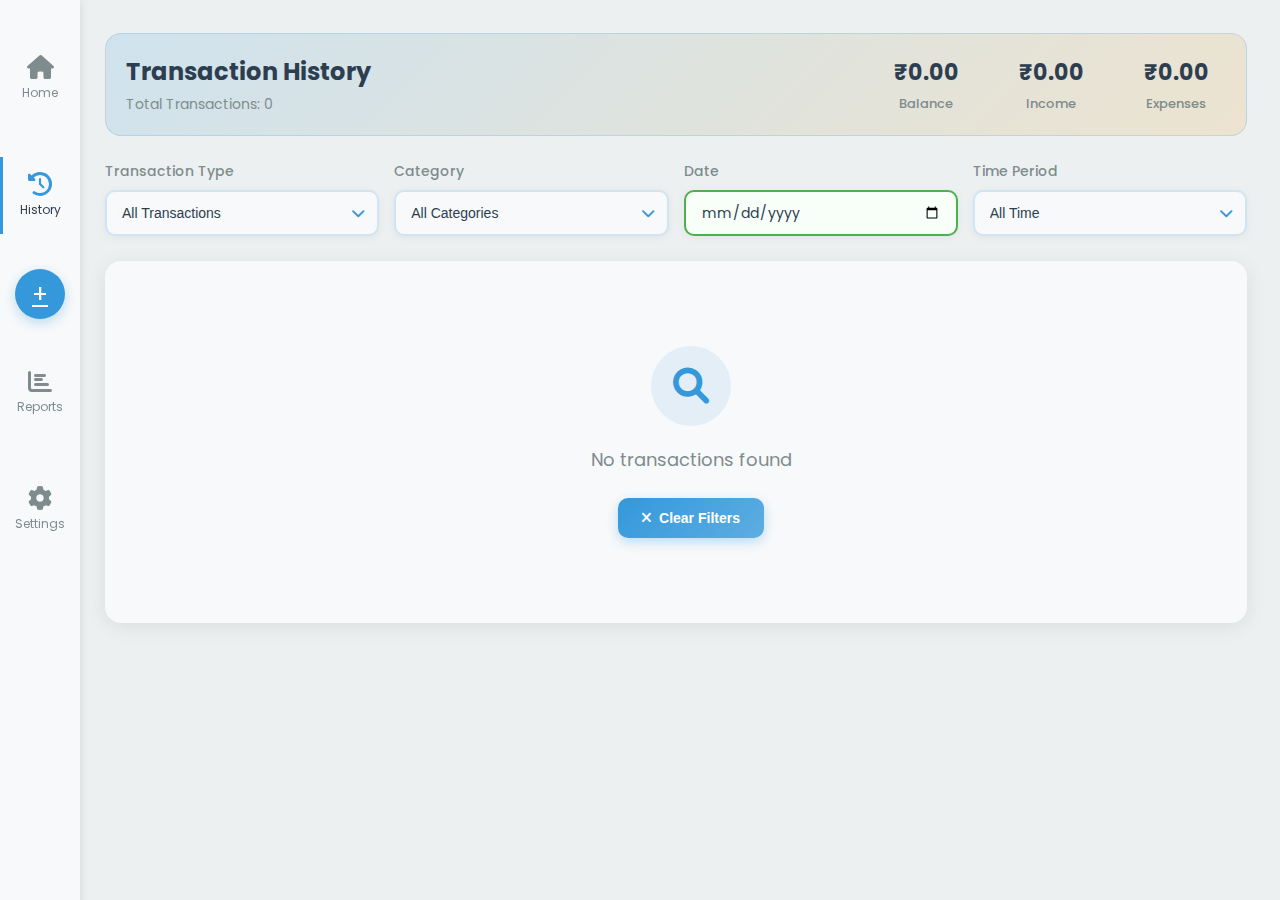
<file: s5/history.html>
<!DOCTYPE html>
<html lang="en">
<head>
    <meta charset="UTF-8">
    <meta name="viewport" content="width=device-width, initial-scale=1.0">
    <title>Expense Tracker - History</title>
    <link href="https://fonts.googleapis.com/css2?family=Poppins:wght@300;400;500;600;700&display=swap" rel="stylesheet">
    <link rel="stylesheet" href="https://cdnjs.cloudflare.com/ajax/libs/font-awesome/6.0.0-beta3/css/all.min.css">
    <link rel="stylesheet" href="css/common.css">
    <link rel="stylesheet" href="css/history.css">
</head>
<body>
    <nav class="navbar">
        <a href="index.html" class="nav-item">
            <i class="fas fa-home"></i>
            <span>Home</span>
        </a>
        <a href="history.html" class="nav-item active">
            <i class="fas fa-history"></i>
            <span>History</span>
        </a>
        <a href="add.html" class="add-btn">+</a>
        <a href="reports.html" class="nav-item reports">
            <i class="fas fa-chart-bar"></i>
            <span>Reports</span>
        </a>
        <a href="settings.html" class="nav-item">
            <i class="fas fa-cog"></i>
            <span>Settings</span>
        </a>
    </nav>

    <div class="main-content">
        <div class="timeline-header">
            <div>
                <h1>Transaction History</h1>
                <p>Total Transactions: <span id="total-transactions-label">0</span></p>
            </div>
            <div class="timeline-stats">
    <div class="timeline-stat">
        <div class="timeline-stat-value" id="current-balance"><span class="currency-symbol"></span>0.00</div>
        <div class="timeline-stat-label">Balance</div>
    </div>
    <div class="timeline-stat">
        <div class="timeline-stat-value" id="total-income"><span class="currency-symbol"></span>0.00</div>
        <div class="timeline-stat-label">Income</div>
    </div>
    <div class="timeline-stat">
        <div class="timeline-stat-value" id="total-expenses"><span class="currency-symbol"></span>0.00</div>
        <div class="timeline-stat-label">Expenses</div>
    </div>
</div>
        </div>

        <div class="filter-container">
            <div class="filter-group">
                <label class="filter-label">Transaction Type</label>
                <div class="custom-select">
                    <select id="type-filter">
                        <option value="all">All Transactions</option>
                        <option value="income">Income</option>
                        <option value="expense">Expenses</option>
                    </select>
                </div>
            </div>
            <div class="filter-group">
                <label class="filter-label">Category</label>
                <div class="custom-select">
                    <select id="category-filter">
                        <option value="all">All Categories</option>
                    </select>
                </div>
            </div>
            <div class="filter-group">
                <label class="filter-label">Date</label>
                <input type="date" id="date-filter" class="date-input">
            </div>
            <div class="filter-group">
                <label class="filter-label">Time Period</label>
                <div class="custom-select">
                    <select id="month-filter">
                        <option value="current">Current Month</option>
                        <option value="last">Last Month</option>
                        <option value="last3">Last 3 Months</option>
                        <option value="all" selected>All Time</option>
                    </select>
                </div>
            </div>
        </div>

        <div class="card">
            <div class="transaction-timeline" id="all-transactions">
                <div class="timeline-line"></div>
                <!-- Timeline items will be inserted here by JavaScript -->
            </div>
        </div>
    </div>

    <!-- Delete Confirmation Modal -->
    <div class="delete-modal" id="deleteModal" style="display:none;">
        <div class="delete-modal-content">
            <h3>Delete Transaction</h3>
            <p>Are you sure you want to delete this transaction? This action cannot be undone.</p>
            <div class="delete-modal-buttons">
                <button class="delete-modal-btn delete-modal-btn-cancel" id="cancelDelete">Cancel</button>
                <button class="delete-modal-btn delete-modal-btn-delete" id="confirmDelete">Delete</button>
            </div>
        </div>
    </div>

    <script src="js/history.js"></script>
</body>
</html>
</file>
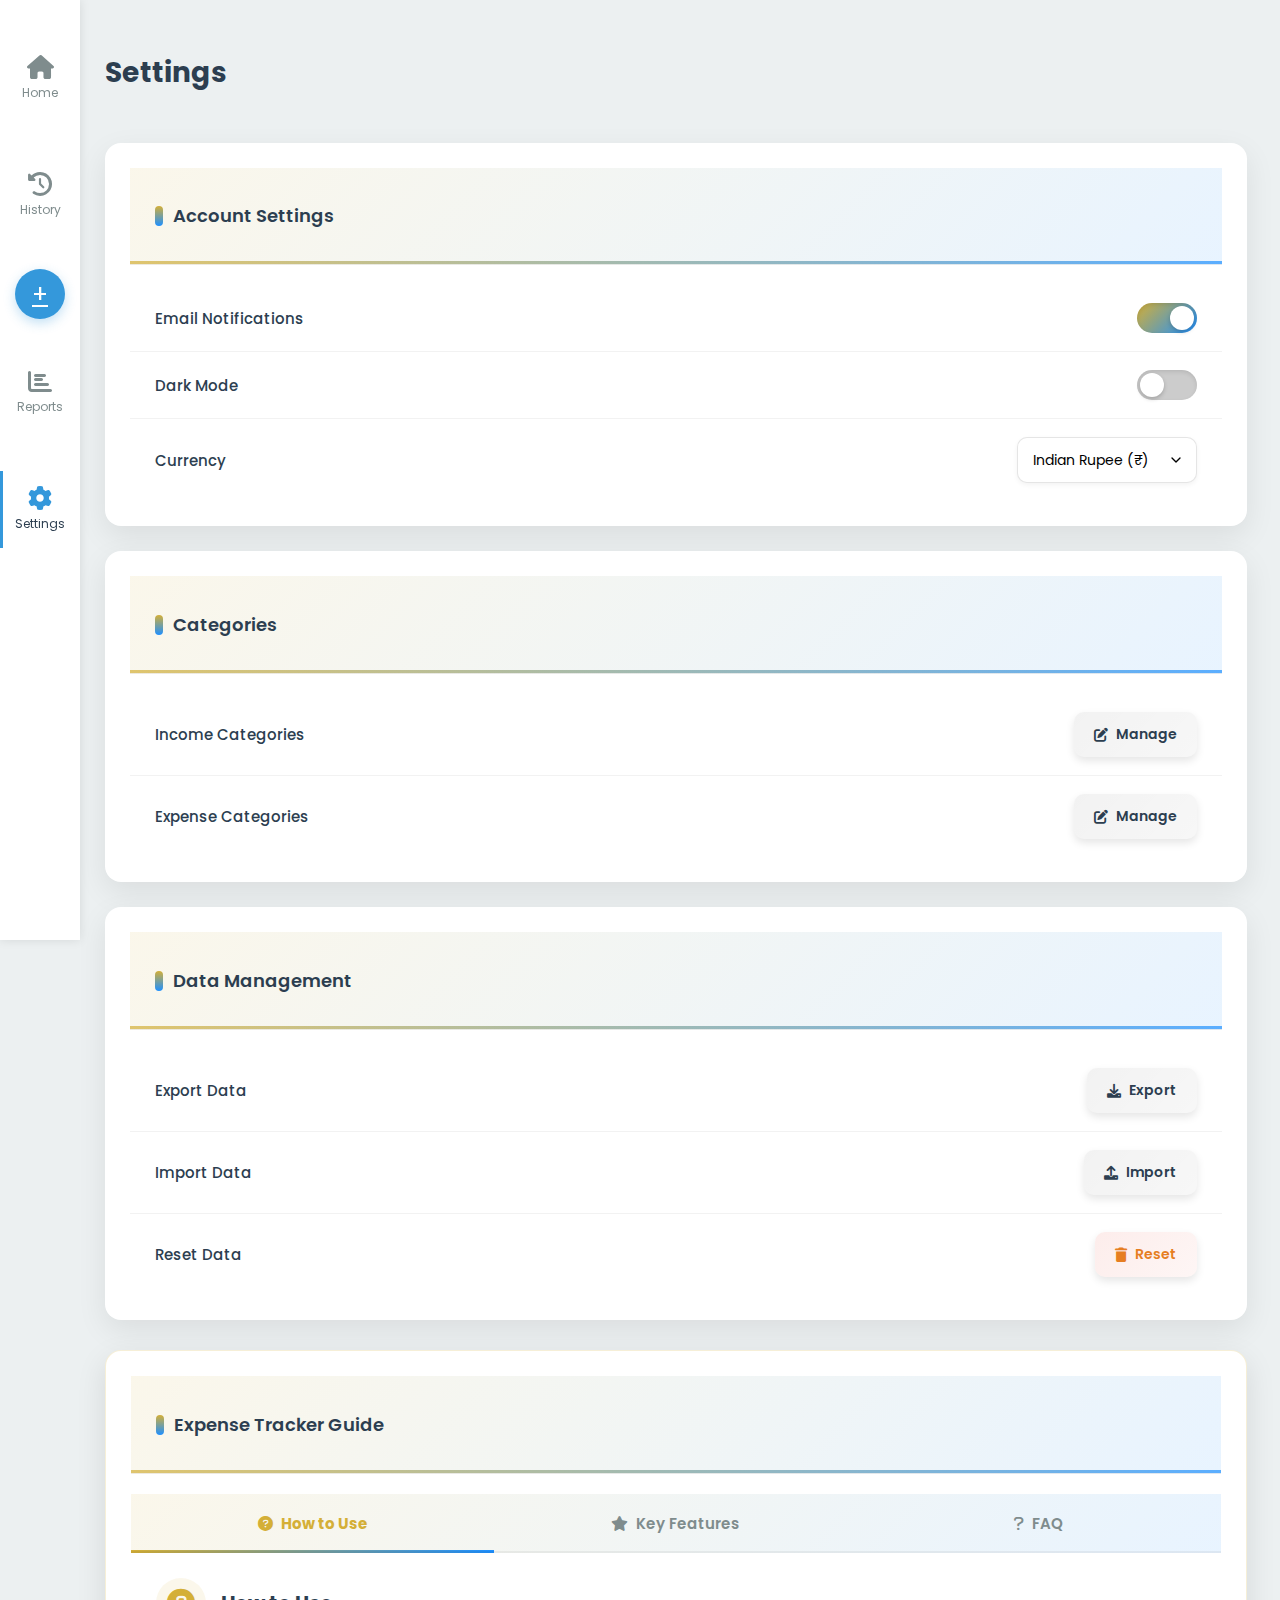
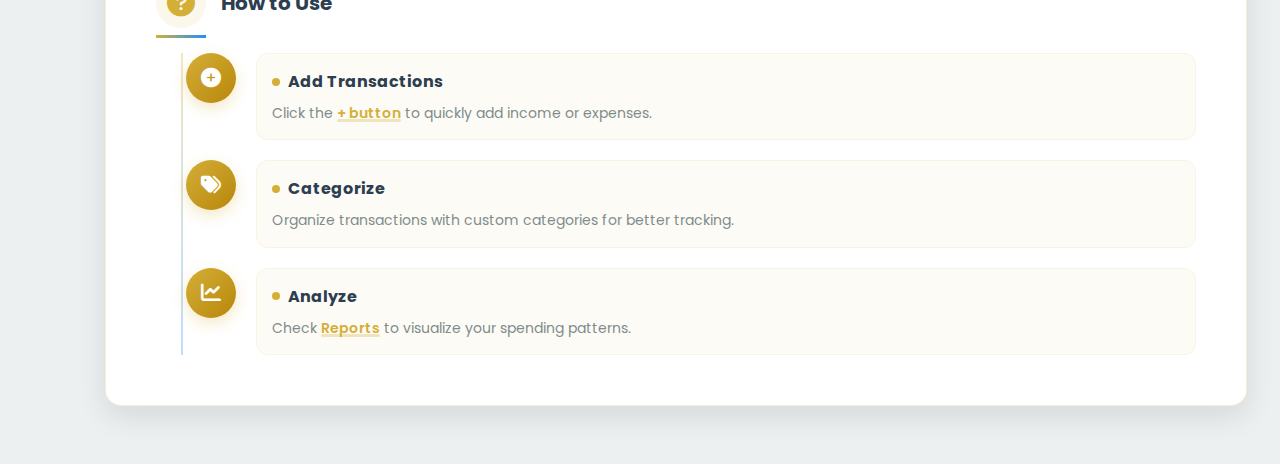
<file: s5/settings.html>
<!DOCTYPE html>
<html lang="en">
<head>
    <meta charset="UTF-8">
    <meta name="viewport" content="width=device-width, initial-scale=1.0">
    <title>Expense Tracker - Settings</title>
    <link href="https://fonts.googleapis.com/css2?family=Poppins:wght@300;400;500;600;700&display=swap" rel="stylesheet">
    <link rel="stylesheet" href="https://cdnjs.cloudflare.com/ajax/libs/font-awesome/6.0.0-beta3/css/all.min.css">
    <link rel="stylesheet" href="css/common.css">
    <link rel="stylesheet" href="css/settings.css">
</head>
<body>
    <nav class="navbar">
        <a href="index.html" class="nav-item">
            <i class="fas fa-home"></i>
            <span>Home</span>
        </a>
        <a href="history.html" class="nav-item">
            <i class="fas fa-history"></i>
            <span>History</span>
        </a>
        <a href="add.html" class="add-btn">+</a>
        <a href="reports.html" class="nav-item reports">
            <i class="fas fa-chart-bar"></i>
            <span>Reports</span>
        </a>
        <a href="settings.html" class="nav-item active">
            <i class="fas fa-cog"></i>
            <span>Settings</span>
        </a>
    </nav>

    <div class="main-content">
        <div class="page-header">
            <h1 class="page-title">Settings</h1>
        </div>

        <div class="card">
            <div class="card-header">
                <h2 class="card-title">Account Settings</h2>
            </div>
            <div class="settings-item">
                <span class="settings-label">Email Notifications</span>
                <label class="toggle-switch">
                    <input type="checkbox" id="email-notifications">
                    <span class="toggle-slider"></span>
                </label>
            </div>
            <div class="settings-item">
                <span class="settings-label">Dark Mode</span>
                <label class="toggle-switch">
                    <input type="checkbox" id="dark-mode">
                    <span class="toggle-slider"></span>
                </label>
            </div>
            <div class="settings-item">
                <span class="settings-label">Currency</span>
                <select class="styled-select" id="currency-select">
                    <option value="INR">Indian Rupee (₹)</option>
                    <option value="USD">US Dollar ($)</option>
                    <option value="EUR">Euro (€)</option>
                    <option value="GBP">British Pound (£)</option>
                    <option value="JPY">Japanese Yen (¥)</option>
                </select>
            </div>

        </div>

        <div class="card">
            <div class="card-header">
                <h2 class="card-title">Categories</h2>
            </div>
            <div class="settings-item">
                <span class="settings-label">Income Categories</span>
                <button class="styled-btn secondary" id="manage-income-categories">
                    <i class="fas fa-edit"></i> Manage
                </button>
            </div>
            <div class="settings-item">
                <span class="settings-label">Expense Categories</span>
                <button class="styled-btn secondary" id="manage-expense-categories">
                    <i class="fas fa-edit"></i> Manage
                </button>
            </div>
        </div>

        <div class="card">
            <div class="card-header">
                <h2 class="card-title">Data Management</h2>
            </div>
            <div class="settings-item">
                <span class="settings-label">Export Data</span>
                <button class="styled-btn secondary" id="export-data">
                    <i class="fas fa-download"></i> Export
                </button>
            </div>
            <div class="settings-item">
                <span class="settings-label">Import Data</span>
                <button class="styled-btn secondary" id="import-data">
                    <i class="fas fa-upload"></i> Import
                </button>
            </div>
            <div class="settings-item">
                <span class="settings-label">Reset Data</span>
                <button class="styled-btn secondary warning" id="reset-data">
                    <i class="fas fa-trash"></i> Reset
                </button>
            </div>
            
</div>
<div class="card help-guide">
    <div class="card-header">
        <h2 class="card-title">Expense Tracker Guide</h2>
    </div>
    
    <div class="help-tabs">
    <button class="help-tab-button active" data-tab="how-to-use">
      <i class="fas fa-question-circle"></i> How to Use
    </button>
    <button class="help-tab-button" data-tab="key-features">
      <i class="fas fa-star"></i> Key Features
    </button>
    <button class="help-tab-button" data-tab="faq">
      <i class="fas fa-question"></i> FAQ
    </button>
  </div>

    <!-- How to Use Section -->
    <div class="guide-section active" id="how-to-use">
        <div class="section-header">
            <i class="fas fa-question-circle"></i>
            <h3>How to Use</h3>
        </div>
        <div class="steps-container">
            <div class="step">
                <div class="step-icon"><i class="fas fa-plus-circle"></i></div>
                <div class="step-content">
                    <h4>Add Transactions</h4>
                    <p>Click the <span class="highlight">+ button</span> to quickly add income or expenses.</p>
                </div>
            </div>
            <div class="step">
                <div class="step-icon"><i class="fas fa-tags"></i></div>
                <div class="step-content">
                    <h4>Categorize</h4>
                    <p>Organize transactions with custom categories for better tracking.</p>
                </div>
            </div>
            <div class="step">
                <div class="step-icon"><i class="fas fa-chart-line"></i></div>
                <div class="step-content">
                    <h4>Analyze</h4>
                    <p>Check <span class="highlight">Reports</span> to visualize your spending patterns.</p>
                </div>
            </div>
        </div>
    </div>
    
    <!-- Features Section -->
   <div class="guide-section" id="key-features">
        <div class="section-header">
            <i class="fas fa-star"></i>
            <h3>Key Features</h3>
        </div>
        <div class="features-grid">
            <div class="feature-card">
                <div class="feature-icon" style="background-color: #f0e6b4;">
                    <i class="fas fa-exchange-alt" style="color: #b8860b;"></i>
                </div>
                <h4>Track Income & Expenses</h4>
                <p>Monitor all your financial transactions in one place.</p>
            </div>
            <div class="feature-card">
                <div class="feature-icon" style="background-color: #b4d8f0;">
                    <i class="fas fa-chart-pie" style="color: #1e90ff;"></i>
                </div>
                <h4>Visual Reports</h4>
                <p>Beautiful charts to understand your spending habits.</p>
            </div>
            <div class="feature-card">
                <div class="feature-icon" style="background-color: #f0b4e0;">
                    <i class="fas fa-bell" style="color: #9932cc;"></i>
                </div>
                <h4>Custom Alerts</h4>
                <p>Get notified about important financial milestones.</p>
            </div>
            <div class="feature-card">
                <div class="feature-icon" style="background-color: #b4f0c4;">
                    <i class="fas fa-cloud-upload-alt" style="color: #228b22;"></i>
                </div>
                <h4>Data Backup</h4>
                <p>Export/Import your data anytime for safekeeping.</p>
            </div>
        </div>
    </div>
    
    <!-- FAQ Section -->
    <div class="guide-section" id="faq">
        <div class="section-header">
            <i class="fas fa-question"></i>
            <h3>Frequently Asked Questions</h3>
        </div>
        <div class="faq-container">
            <div class="faq-item">
                <div class="faq-question">
                    <span>How do I add a new category?</span>
                    <i class="fas fa-chevron-down"></i>
                </div>
                <div class="faq-answer">
                    <p>Go to Settings > Categories and click "Manage" on either Income or Expense categories. Then type your new category name and click Add.</p>
                </div>
            </div>
            <div class="faq-item">
                <div class="faq-question">
                    <span>Can I use this on multiple devices?</span>
                    <i class="fas fa-chevron-down"></i>
                </div>
                <div class="faq-answer">
                    <p>Currently data is stored locally in your browser. You can export your data from one device and import it on another.</p>
                </div>
            </div>
            <div class="faq-item">
                <div class="faq-question">
                    <span>How do I change the currency?</span>
                    <i class="fas fa-chevron-down"></i>
                </div>
                <div class="faq-answer">
                    <p>Navigate to Settings > Account Settings and select your preferred currency from the dropdown menu.</p>
                </div>
            </div>
        </div>
    </div>
</div>

<!-- Category Management Modal -->
<div class="modal" id="categoryModal">
    <div class="modal-content">
        <div class="modal-header">
            <h3 id="categoryModalTitle">Manage Categories</h3>
            <button class="modal-close">&times;</button>
        </div>
        <div class="modal-body">
            <div class="add-category-form">
                <input type="text" id="newCategoryName" placeholder="New category name">
                <button id="addCategoryBtn" class="styled-btn primary">
                    <i class="fas fa-plus"></i> Add
                </button>
            </div>
            <ul id="categoryList" class="category-list"></ul>
        </div>
    </div>
</div>


    <!-- Notification Container -->
    <div id="notification-container"></div>

    <script src="https://cdn.sheetjs.com/xlsx-0.19.3/package/dist/xlsx.full.min.js"></script>
    <script src="js/common.js"></script>
    <script src="js/settings.js"></script>
</body>
</html>
</file>
<file: s5/css/common.css>
:root {
    --primary: #3498db;
    --primary-light: #5dade2;
    --secondary: #f39c12;
    --secondary-light: #f8c471;
    --accent: #2ecc71;
    --dark: #2c3e50;
    --dark-light: #7f8c8d;
    --light: #ecf0f1;
    --white: #f8f9fa;
    --warning: #e74c3c;
    --dark-bg: #1a252f;
    --dark-card: #2c3e50;
    --dark-text: #ecf0f1;
}

/* Base Styles */
body {
    font-family: 'Poppins', sans-serif;
    background-color: var(--light);
    margin-left: 80px;
    transition: all 0.3s ease;
    color: var(--dark);
}

body.dark-mode {
    background-color: var(--dark-bg);
    color: var(--dark-text);
}

.main-content {
    padding: 25px;
    max-width: 1400px;
    margin: 0 auto;
}

.page-header {
    display: flex;
    justify-content: space-between;
    align-items: center;
    margin-bottom: 30px;
}

.page-title {
    font-size: 28px;
    font-weight: 700;
    color: var(--dark);
}

body.dark-mode .page-title {
    color: var(--dark-text);
}

.card {
    background-color: var(--white);
    border-radius: 16px;
    box-shadow: 0 4px 20px rgba(0, 0, 0, 0.08);
    padding: 25px;
    margin-bottom: 25px;
    transition: all 0.3s ease;
}

body.dark-mode .card {
    background-color: var(--dark-card);
}

.card-header {
    display: flex;
    justify-content: space-between;
    align-items: center;
    margin-bottom: 20px;
    padding-bottom: 15px;
    border-bottom: 1px solid rgba(0, 0, 0, 0.05);
}

body.dark-mode .card-header {
    border-bottom: 1px solid rgba(255, 255, 255, 0.1);
}

.card-title {
    font-size: 20px;
    font-weight: 600;
}

/* Navigation Bar */
.navbar {
    background-color: var(--white);
    box-shadow: 0 0 10px rgba(0, 0, 0, 0.1);
    position: fixed;
    height: 100vh;
    width: 80px;
    left: 0;
    top: 0;
    display: flex;
    flex-direction: column;
    align-items: center;
    padding: 20px 0;
    z-index: 100;
}

body.dark-mode .navbar {
    background-color: var(--dark-card);
    box-shadow: 0 0 10px rgba(0, 0, 0, 0.3);
}

.nav-item {
    display: flex;
    flex-direction: column;
    align-items: center;
    margin: 20px 0;
    color: var(--dark-light);
    text-decoration: none;
    width: 100%;
    padding: 15px 0;
    transition: all 0.3s ease;
    position: relative;
}

.nav-item:hover {
    color: var(--dark);
}

body.dark-mode .nav-item:hover {
    color: var(--dark-text);
}

.nav-item i {
    font-size: 24px;
    margin-bottom: 5px;
    transition: all 0.3s ease;
}

.nav-item span {
    font-size: 12px;
}

.nav-item.active {
    color: var(--dark);
}

body.dark-mode .nav-item.active {
    color: var(--dark-text);
}

.nav-item.active i {
    color: var(--primary);
}

.nav-item.reports.active i {
    color: var(--secondary);
}

.nav-item::after {
    content: '';
    position: absolute;
    left: 0;
    top: 0;
    height: 100%;
    width: 3px;
    background-color: var(--primary);
    transform: scaleY(0);
    transform-origin: top;
    transition: transform 0.3s ease;
}

.nav-item.active::after {
    transform: scaleY(1);
}

.nav-item.reports.active::after {
    background-color: var(--secondary);
}

.add-btn {
    background-color: var(--primary);
    color: white;
    border-radius: 50%;
    width: 50px;
    height: 50px;
    display: flex;
    justify-content: center;
    align-items: center;
    font-size: 24px;
    margin: 15px 0;
    box-shadow: 0 4px 12px rgba(52, 152, 219, 0.3);
    transition: all 0.3s ease;
    position: relative;
    overflow: hidden;
}

.add-btn::before {
    content: '';
    position: absolute;
    width: 100%;
    height: 100%;
    background: radial-gradient(circle, rgba(255, 255, 255, 0.8) 0%, transparent 70%);
    top: -100%;
    left: 0;
    transition: all 0.4s ease;
}

.add-btn:hover {
    transform: scale(1.1);
    box-shadow: 0 6px 16px rgba(52, 152, 219, 0.4);
}

.add-btn:hover::before {
    top: 100%;
}

/* Responsive Styles */
@media (max-width: 768px) {
    body {
        margin-left: 0;
        padding-bottom: 80px;
    }
    
    .navbar {
        height: 80px;
        width: 100%;
        bottom: 0;
        top: auto;
        flex-direction: row;
        justify-content: space-around;
        padding: 0 10px;
    }
    
    .nav-item {
        margin: 0;
        padding: 10px 0;
        flex: 1;
    }
    
    .nav-item i {
        font-size: 22px;
    }
    
    .nav-item span {
        font-size: 10px;
    }
    
    .nav-item::after {
        left: 0;
        top: auto;
        bottom: 0;
        height: 3px;
        width: 100%;
        transform: scaleX(0);
        transform-origin: left;
    }
    
    .nav-item.active::after {
        transform: scaleX(1);
    }
    
    .add-btn {
        width: 60px;
        height: 60px;
        position: absolute;
        top: -30px;
        left: 50%;
        transform: translateX(-50%);
    }
    
    .add-btn:hover {
        transform: translateX(-50%) scale(1.1);
    }
}

.notification {
    position: fixed;
    bottom: 20px;
    right: 20px;
    padding: 15px 25px;
    border-radius: 8px;
    color: white;
    font-weight: 500;
    box-shadow: 0 4px 12px rgba(0, 0, 0, 0.15);
    transform: translateY(100px);
    opacity: 0;
    transition: all 0.3s ease;
    z-index: 1000;
    display: flex;
    align-items: center;
    gap: 10px;
}

.notification.show {
    transform: translateY(0);
    opacity: 1;
}

.notification.success {
    background-color: #2ecc71;
}

.notification.error {
    background-color: #e74c3c;
}

.notification-icon {
    font-size: 18px;
}

@media (max-width: 768px) {
    .notification {
        left: 20px;
        right: 20px;
        width: auto;
    }
}

/* Responsive Styles for Navigation Bar */
@media (max-width: 768px) {
    body {
        margin-left: 0;
        padding-bottom: 100px; /* Increased from 80px to give more space */
    }
    
    .navbar {
        height: 90px; /* Increased height to accommodate the button */
        width: 100%;
        bottom: 0;
        top: auto;
        flex-direction: row;
        justify-content: space-around;
        padding: 0 10px;
        padding-top: 15px; /* Added padding at top */
    }
    
    .nav-item {
        margin: 0;
        padding: 10px 0;
        flex: 1;
        position: relative;
        z-index: 1; /* Ensure nav items stay behind the button */
    }
    
    .nav-item i {
        font-size: 22px;
    }
    
    .nav-item span {
        font-size: 10px;
    }
    
    .nav-item::after {
        left: 0;
        top: auto;
        bottom: 0;
        height: 3px;
        width: 100%;
        transform: scaleX(0);
        transform-origin: left;
    }
    
    .nav-item.active::after {
        transform: scaleX(1);
    }
    
    .add-btn {
        width: 60px;
        height: 60px;
        position: absolute;
        top: -40px; /* Lifted higher */
        left: 50%;
        transform: translateX(-50%);
        z-index: 2; /* Ensure button stays above other elements */
        box-shadow: 0 4px 20px rgba(52, 152, 219, 0.4); /* More prominent shadow */
    }
    
    .add-btn:hover {
        transform: translateX(-50%) scale(1.1);
    }

    /* Add margin to the main content to prevent overlap */
    .main-content {
        padding-bottom: 40px;
    }
}
</file>
<file: s5/css/history.css>
/* History Page Specific Styles */
        .timeline-header {
            display: flex;
            justify-content: space-between;
            align-items: center;
            margin-bottom: 25px;
            padding: 20px;
            background: linear-gradient(135deg, rgba(52, 152, 219, 0.15), rgba(243, 156, 18, 0.15));
            border-radius: 16px;
            position: relative;
            overflow: hidden;
            border: 1px solid rgba(52, 152, 219, 0.2);
        }

        body.dark-mode .timeline-header {
            background: linear-gradient(135deg, rgba(52, 152, 219, 0.1), rgba(243, 156, 18, 0.1));
            border-color: rgba(255, 255, 255, 0.1);
        }

        .timeline-header::before {
            content: '';
            position: absolute;
            top: 0;
            left: -100%;
            width: 100%;
            height: 100%;
            background: linear-gradient(90deg, 
                transparent 0%, 
                rgba(255,255,255,0.3) 50%, 
                transparent 100%);
            animation: shine 1.5s forwards;
        }

        @keyframes shine {
            100% { left: 100%; }
        }

        .timeline-header h1 {
            margin: 0;
            font-size: 24px;
            color: var(--dark);
        }

        body.dark-mode .timeline-header h1 {
            color: var(--dark-text);
        }

        .timeline-header p {
            margin: 5px 0 0;
            font-size: 14px;
            color: var(--dark-light);
        }

        .timeline-stats {
            display: flex;
            gap: 25px;
        }

        .timeline-stat {
            text-align: center;
        }

        .timeline-stat-value {
            font-size: 22px;
            font-weight: 700;
            margin-bottom: 5px;
            color: var(--dark);
        }

        body.dark-mode .timeline-stat-value {
            color: var(--dark-text);
        }

        .timeline-stat-label {
            font-size: 13px;
            color: var(--dark-light);
        }

        .filter-container {
            display: flex;
    gap: 15px;
    margin-bottom: 25px;
    flex-wrap: wrap;
    align-items: flex-end;
        }

        .filter-group {
            position: relative;
            min-width: 180px;
            flex: 1;
        }

        .filter-label {
            display: block;
            margin-bottom: 8px;
            font-size: 14px;
            color: var(--dark-light);
            font-weight: 500;
        }

        .custom-select {
            position: relative;
        }

        .custom-select select {
            height: 46px;
            box-sizing: border-box;
            width: 100%;
            padding: 12px 45px 12px 15px;
            border: 2px solid rgba(52, 152, 219, 0.2);
            border-radius: 10px;
            background-color: var(--white);
            font-size: 14px;
            color: var(--dark);
            cursor: pointer;
            transition: all 0.3s ease;
            appearance: none;
            -webkit-appearance: none;
            box-shadow: 0 2px 10px rgba(0, 0, 0, 0.05);
        }

        body.dark-mode .custom-select select {
            background-color: var(--dark-card);
            border-color: rgba(52, 152, 219, 0.2);
            color: var(--dark-text);
        }

        .custom-select select:focus {
            outline: none;
            border-color: var(--primary);
            box-shadow: 0 0 0 3px rgba(52, 152, 219, 0.2);
        }

        .custom-select::after {
            content: '\f078';
            font-family: 'Font Awesome 6 Free';
            font-weight: 900;
            position: absolute;
            right: 15px;
            top: 50%;
            transform: translateY(-50%);
            pointer-events: none;
            color: var(--primary);
            font-size: 14px;
            transition: all 0.3s ease;
        }

        .custom-select:hover::after {
            color: var(--primary-light);
        }

        .transaction-timeline {
            position: relative;
            padding-left: 30px;
        }

        .timeline-line {
            position: absolute;
            left: 15px;
            top: 0;
            bottom: 0;
            width: 2px;
            background: linear-gradient(to bottom, 
                transparent 0%, 
                var(--primary) 10%, 
                var(--primary) 90%, 
                transparent 100%);
        }

        body.dark-mode .timeline-line {
            background: linear-gradient(to bottom, 
                transparent 0%, 
                var(--primary-light) 10%, 
                var(--primary-light) 90%, 
                transparent 100%);
        }

        .timeline-item {
            position: relative;
            padding-bottom: 30px;
        }

        .timeline-dot {
            position: absolute;
            left: -30px;
            top: 5px;
            width: 16px;
            height: 16px;
            border-radius: 50%;
            background-color: var(--primary);
            border: 3px solid var(--white);
            z-index: 1;
        }

        body.dark-mode .timeline-dot {
            border-color: var(--dark-card);
        }

        .timeline-dot.income {
            background-color: var(--primary);
        }

        .timeline-dot.expense {
            background-color: var(--secondary);
        }

        .timeline-card {
            background-color: var(--white);
            border-radius: 12px;
            padding: 16px;
            box-shadow: 0 2px 8px rgba(0, 0, 0, 0.05);
            transition: all 0.3s ease;
            position: relative;
            overflow: hidden;
            border-right: 4px solid var(--primary);
        }

        body.dark-mode .timeline-card {
            background-color: var(--dark-card);
            box-shadow: 0 2px 8px rgba(0, 0, 0, 0.2);
        }

        .timeline-card.income {
            border-right-color: var(--primary);
        }

        .timeline-card.expense {
            border-right-color: var(--secondary);
        }

        .timeline-card:hover {
            transform: translateY(-3px);
            box-shadow: 0 5px 15px rgba(0, 0, 0, 0.1);
        }

        .timeline-date {
            font-size: 12px;
            color: var(--dark-light);
            margin-bottom: 5px;
            display: flex;
            align-items: center;
        }

        .timeline-date-time {
    display: flex;
    justify-content: space-between;
    margin-bottom: 8px;
    font-size: 0.85rem;
    color: var(--text-secondary);
}

.timeline-stat {
    text-align: center;
    min-width: 100px;
}

.timeline-stat-label {
    font-size: 13px;
    color: var(--dark-light);
    margin-top: 5px;
    font-weight: 500;
}

body.dark-mode .timeline-stat-label {
    color: var(--dark-text-light);
}

/* Adjust the stats container spacing */
.timeline-stats {
    display: flex;
    gap: 25px;
    align-items: center;
}

/* Responsive adjustments */
@media (max-width: 768px) {
    .timeline-stat {
        min-width: auto;
        text-align: left;
        flex: 1;
    }
    
    .timeline-stat-label {
        font-size: 12px;
    }
}

@media (max-width: 480px) {
    .timeline-stat-label {
        font-size: 11px;
    }
}

        .timeline-date i {
            margin-right: 5px;
            font-size: 14px;
        }

        .timeline-content {
            display: flex;
            justify-content: space-between;
            align-items: center;
        }

        .timeline-info {
            display: flex;
            align-items: center;
            flex: 1;
        }

        .timeline-icon {
            width: 40px;
            height: 40px;
            border-radius: 10px;
            display: flex;
            align-items: center;
            justify-content: center;
            margin-right: 12px;
            color: var(--white);
            font-size: 16px;
            background: linear-gradient(135deg, var(--primary), var(--primary-light));
        }

        .timeline-icon.expense {
            background: linear-gradient(135deg, var(--secondary), var(--secondary-light));
        }

        .timeline-details {
            flex: 1;
        }

        .timeline-category {
            font-weight: 600;
            margin-bottom: 3px;
        }

        .timeline-note {
            font-size: 13px;
            color: var(--dark-light);
            white-space: nowrap;
            overflow: hidden;
            text-overflow: ellipsis;
        }

        .timeline-amount {
            font-weight: 700;
            font-size: 16px;
            margin-left: 15px;
        }

        .timeline-amount.income {
            color: var(--primary);
        }

        .timeline-amount.expense {
            color: var(--secondary);
        }

        .timeline-actions {
            margin-left: 15px;
        }

.date-input:not(:placeholder-shown) {
    border-color: #4CAF50;
    background-color: #f8fff8;
}

.date-filter-container {
    position: relative;
    display: flex;
    align-items: center;
}

.clear-date-btn {
    position: absolute;
    right: 8px;
    background: none;
    border: none;
    color: #999;
    cursor: pointer;
    padding: 5px;
}

.clear-date-btn:hover {
    color: #333;
}

        .date-input {
    width: 100%;
    padding: 12px 15px;
    height: 46px;
    box-sizing: border-box;
    border: 2px solid rgba(52, 152, 219, 0.2);
    border-radius: 10px;
    background-color: var(--white);
    font-size: 14px;
    color: var(--dark);
    transition: all 0.3s ease;
    box-shadow: 0 2px 10px rgba(0, 0, 0, 0.05);
    font-family: 'Poppins', sans-serif;
}

body.dark-mode .date-input {
    background-color: var(--dark-card);
    border-color: rgba(52, 152, 219, 0.2);
    color: var(--dark-text);
}

.date-input:focus {
    outline: none;
    border-color: var(--primary);
    box-shadow: 0 0 0 3px rgba(52, 152, 219, 0.2);
}
        .timeline-btn {
            width: 30px;
            height: 30px;
            border: none;
            border-radius: 8px;
            font-size: 12px;
            cursor: pointer;
            transition: all 0.2s ease;
            display: flex;
            align-items: center;
            justify-content: center;
            background-color: rgba(0, 0, 0, 0.05);
            color: var(--warning);
        }

        body.dark-mode .timeline-btn {
            background-color: rgba(255, 255, 255, 0.1);
            color: var(--warning);
        }

        .timeline-btn:hover {
            transform: scale(1.1);
            background-color: rgba(231, 76, 60, 0.1);
        }

        .empty-state {
            text-align: center;
            padding: 60px 20px;
            color: var(--dark-light);
        }

        .empty-icon {
            width: 80px;
            height: 80px;
            background-color: rgba(52, 152, 219, 0.1);
            border-radius: 50%;
            display: flex;
            align-items: center;
            justify-content: center;
            margin: 0 auto 20px;
            font-size: 36px;
            color: var(--primary);
        }

        body.dark-mode .empty-icon {
            background-color: rgba(52, 152, 219, 0.2);
        }

        .empty-text {
            font-size: 18px;
            margin-bottom: 25px;
        }

        .btn {
            padding: 12px 24px;
            border: none;
            border-radius: 10px;
            font-size: 14px;
            font-weight: 600;
            cursor: pointer;
            transition: all 0.3s ease;
            display: inline-flex;
            align-items: center;
            justify-content: center;
            gap: 8px;
        }

        .btn-primary {
            background: linear-gradient(135deg, var(--primary), var(--primary-light));
            color: white;
            box-shadow: 0 4px 12px rgba(52, 152, 219, 0.3);
        }

        .btn-primary:hover {
            background: linear-gradient(135deg, var(--primary-light), var(--primary));
            transform: translateY(-2px);
            box-shadow: 0 6px 16px rgba(52, 152, 219, 0.4);
        }

        .current-month {
            background-color: var(--white);
            color: var(--primary);
            padding: 8px 16px;
            border-radius: 20px;
            font-size: 14px;
            font-weight: 500;
        }

        body.dark-mode .current-month {
            background-color: var(--dark-card);
            color: var(--primary-light);
        }

        /* Custom dropdown options styling */
        select option {
            padding: 10px 15px;
            border-bottom: 1px solid rgba(0, 0, 0, 0.05);
            background-color: var(--white);
            color: var(--dark);
        }

        body.dark-mode select option {
            background-color: var(--dark-card);
            color: var(--dark-text);
            border-bottom: 1px solid rgba(255, 255, 255, 0.05);
        }

        select option:hover {
            background-color: rgba(52, 152, 219, 0.1) !important;
        }

        select option:checked {
            background-color: rgba(52, 152, 219, 0.2);
            font-weight: 600;
        }
        /* Custom Delete Confirmation Modal */
.delete-modal {
    display: none;
    position: fixed;
    top: 0;
    left: 0;
    width: 100%;
    height: 100%;
    background-color: rgba(0, 0, 0, 0.5);
    z-index: 1000;
    justify-content: center;
    align-items: center;
}

.delete-modal-content {
    background-color: var(--white);
    padding: 25px;
    border-radius: 12px;
    width: 90%;
    max-width: 400px;
    box-shadow: 0 5px 20px rgba(0, 0, 0, 0.2);
    text-align: center;
    animation: modalFadeIn 0.3s ease;
}

body.dark-mode .delete-modal-content {
    background-color: var(--dark-card);
}

.delete-modal h3 {
    margin-top: 0;
    color: var(--dark);
    font-size: 20px;
}

body.dark-mode .delete-modal h3 {
    color: var(--dark-text);
}

.delete-modal p {
    color: var(--dark-light);
    margin-bottom: 25px;
}

.delete-modal-buttons {
    display: flex;
    justify-content: center;
    gap: 15px;
}

.delete-modal-btn {
    padding: 10px 20px;
    border: none;
    border-radius: 8px;
    font-weight: 600;
    cursor: pointer;
    transition: all 0.2s ease;
}

.delete-modal-btn-cancel {
    background-color: rgba(0, 0, 0, 0.05);
    color: var(--dark);
}

body.dark-mode .delete-modal-btn-cancel {
    background-color: rgba(255, 255, 255, 0.1);
    color: var(--dark-text);
}

.delete-modal-btn-delete {
    background-color: var(--warning);
    color: white;
}

.delete-modal-btn-cancel:hover {
    background-color: rgba(0, 0, 0, 0.1);
}

.delete-modal-btn-delete:hover {
    background-color: #e74c3c;
    transform: translateY(-2px);
}

@keyframes modalFadeIn {
    from { opacity: 0; transform: translateY(-20px); }
    to { opacity: 1; transform: translateY(0); }
}

/* Responsive adjustments */
@media (max-width: 1200px) {
    .filter-group {
        min-width: 160px;
    }
}

@media (max-width: 992px) {
    .filter-group {
        min-width: calc(50% - 8px);
    }
}

@media (max-width: 768px) {
    .filter-group {
        min-width: 100%;
    }
}
   

@media (max-width: 768px) {
    /* Timeline Header */
    .timeline-header {
        flex-direction: column;
        align-items: flex-start;
        padding: 15px;
        margin-bottom: 15px;
    }
    
    .timeline-stats {
        flex-wrap: wrap;
        gap: 15px;
        width: 100%;
        margin-top: 15px;
    }
    
    .timeline-stat {
        flex: 1 1 calc(50% - 10px);
        min-width: 120px;
        text-align: left;
    }
    
    /* Filter Controls */
    .filter-container {
        flex-direction: column;
        gap: 10px;
    }
    
    .filter-group {
        min-width: 100%;
    }
    
    .custom-select select {
        padding: 10px 35px 10px 12px;
    }
    
    /* Timeline Items */
    .transaction-timeline {
        padding-left: 20px;
    }
    
    .timeline-line {
        left: 9px;
    }
    
    .timeline-dot {
        left: -20px;
        width: 12px;
        height: 12px;
        border-width: 2px;
    }
    
    .timeline-card {
        padding: 12px;
    }
    
    .timeline-content {
        flex-direction: column;
        align-items: flex-start;
    }
    
    .timeline-info {
        width: 100%;
        margin-bottom: 8px;
    }
    
    .timeline-amount {
        margin-left: 52px; /* Align with text content */
        margin-top: 5px;
        font-size: 15px;
    }
    
    .timeline-actions {
        margin-left: 0;
        margin-top: 10px;
        align-self: flex-end;
    }
    
    /* Empty State */
    .empty-state {
        padding: 40px 15px;
    }
    
    .empty-icon {
        width: 60px;
        height: 60px;
        font-size: 28px;
    }
    
    .empty-text {
        font-size: 16px;
    }
    
    /* Delete Modal */
    .delete-modal-content {
        width: 95%;
        padding: 20px;
    }
    
    .delete-modal-buttons {
        flex-direction: column;
    }
    
    .delete-modal-btn {
        width: 100%;
    }
}

@media (max-width: 480px) {
    /* Timeline Stats */
    .timeline-stat {
        flex: 1 1 100%;
    }
    
    .timeline-stat-value {
        font-size: 18px;
    }
    
    /* Timeline Items */
    .timeline-icon {
        width: 36px;
        height: 36px;
        font-size: 14px;
        margin-right: 10px;
    }
    
    .timeline-category {
        font-size: 14px;
    }
    
    .timeline-note {
        font-size: 12px;
    }
    
    .timeline-btn {
        width: 26px;
        height: 26px;
        font-size: 11px;
    }
    
    /* Current Month Display */
    .current-month {
        font-size: 12px;
        padding: 6px 12px;
    }
}

.timeline-actions {
    display: flex;
    gap: 8px;
}

.timeline-btn.edit {
    background-color: #3b82f6;
    color: white;
}

.timeline-btn.edit:hover {
    background-color: #2563eb;
}
</file>
<file: s5/css/settings.css>
/* Settings Page - Enhanced Golden/Blue Theme */
:root {
  --gold: #d4af37;
  --gold-light: #f0e6b4;
  --gold-dark: #b8860b;
  --blue: #1e90ff;
  --blue-light: #b4d8f0;
  --blue-dark: #0066cc;
  --white: #ffffff;
  --dark: #2c3e50;
  --dark-light: #7f8c8d;
  --dark-text: #ecf0f1;
  --dark-card: #34495e;
  --danger: #e74c3c;
  --warning: #e67e22;
  --success: #2ecc71;
}

/* Card Enhancements */
.card {
  background: var(--white);
  border-radius: 16px;
  box-shadow: 0 10px 30px rgba(0, 0, 0, 0.08);
  margin-bottom: 25px;
  overflow: hidden;
  position: relative;
  transition: transform 0.3s ease, box-shadow 0.3s ease;
}

.card:hover {
  transform: translateY(-5px);
  box-shadow: 0 15px 35px rgba(0, 0, 0, 0.12);
}

body.dark-mode .card {
  background: var(--dark-card);
  box-shadow: 0 10px 30px rgba(0, 0, 0, 0.3);
}

.card-header {
  padding: 20px 25px;
  background: linear-gradient(135deg, rgba(212, 175, 55, 0.1) 0%, rgba(30, 144, 255, 0.1) 100%);
  border-bottom: 1px solid rgba(0, 0, 0, 0.05);
  position: relative;
}

body.dark-mode .card-header {
  border-bottom: 1px solid rgba(255, 255, 255, 0.05);
  background: linear-gradient(135deg, rgba(212, 175, 55, 0.2) 0%, rgba(30, 144, 255, 0.2) 100%);
}

.card-header::before {
  content: '';
  position: absolute;
  bottom: 0;
  left: 0;
  width: 100%;
  height: 3px;
  background: linear-gradient(90deg, var(--gold), var(--blue));
  opacity: 0.7;
}

.card-title {
  font-size: 18px;
  font-weight: 600;
  color: var(--dark);
  display: flex;
  align-items: center;
  gap: 10px;
}

body.dark-mode .card-title {
  color: var(--dark-text);
}

.card-title::before {
  content: '';
  display: inline-block;
  width: 8px;
  height: 20px;
  background: linear-gradient(var(--gold), var(--blue));
  border-radius: 4px;
}

/* Settings Item Enhancements */
.settings-item {
  display: flex;
  justify-content: space-between;
  align-items: center;
  padding: 18px 25px;
  border-bottom: 1px solid rgba(0, 0, 0, 0.05);
  position: relative;
  transition: all 0.3s ease;
}

.settings-item:hover {
  background: rgba(212, 175, 55, 0.03);
}

body.dark-mode .settings-item:hover {
  background: rgba(212, 175, 55, 0.1);
}

body.dark-mode .settings-item {
  border-bottom: 1px solid rgba(255, 255, 255, 0.05);
}

.settings-item:last-child {
  border-bottom: none;
}

.settings-label {
  font-size: 15px;
  font-weight: 500;
  color: var(--dark);
  display: flex;
  align-items: center;
  gap: 10px;
}

.settings-label i {
  color: var(--gold);
  width: 20px;
  text-align: center;
}

body.dark-mode .settings-label {
  color: var(--dark-text);
}

/* Enhanced Toggle Switch */
.toggle-switch {
  position: relative;
  display: inline-block;
  width: 60px;
  height: 30px;
}

.toggle-switch input {
  opacity: 0;
  width: 0;
  height: 0;
}

.toggle-slider {
  position: absolute;
  cursor: pointer;
  top: 0;
  left: 0;
  right: 0;
  bottom: 0;
  background-color: #ccc;
  transition: .4s;
  border-radius: 34px;
  box-shadow: inset 0 2px 4px rgba(0, 0, 0, 0.1);
}

.toggle-slider:before {
  position: absolute;
  content: "";
  height: 24px;
  width: 24px;
  left: 3px;
  bottom: 3px;
  background-color: white;
  transition: .4s;
  border-radius: 50%;
  box-shadow: 0 2px 4px rgba(0, 0, 0, 0.2);
}

input:checked + .toggle-slider {
  background: linear-gradient(135deg, var(--gold), var(--blue));
}

input:checked + .toggle-slider:before {
  transform: translateX(30px);
}

/* Enhanced Select Dropdown */
.styled-select {
  padding: 12px 15px;
  border-radius: 10px;
  border: 1px solid rgba(0, 0, 0, 0.1);
  font-family: 'Poppins', sans-serif;
  font-size: 14px;
  background-color: white;
  cursor: pointer;
  transition: all 0.3s ease;
  appearance: none;
  background-image: url("data:image/svg+xml;charset=UTF-8,%3csvg xmlns='http://www.w3.org/2000/svg' viewBox='0 0 24 24' fill='none' stroke='currentColor' stroke-width='2' stroke-linecap='round' stroke-linejoin='round'%3e%3cpolyline points='6 9 12 15 18 9'%3e%3c/polyline%3e%3c/svg%3e");
  background-repeat: no-repeat;
  background-position: right 12px center;
  background-size: 16px;
  min-width: 180px;
  box-shadow: 0 2px 5px rgba(0, 0, 0, 0.05);
}

body.dark-mode .styled-select {
  background-color: var(--dark-card);
  border-color: rgba(255, 255, 255, 0.1);
  color: var(--dark-text);
}

.styled-select:focus {
  border-color: var(--gold);
  outline: none;
  box-shadow: 0 0 0 3px rgba(212, 175, 55, 0.2);
}

/* Enhanced Buttons */
.styled-btn {
  padding: 12px 20px;
  border: none;
  border-radius: 10px;
  font-family: 'Poppins', sans-serif;
  font-weight: 600;
  font-size: 14px;
  cursor: pointer;
  transition: all 0.3s ease;
  display: inline-flex;
  align-items: center;
  gap: 8px;
  position: relative;
  overflow: hidden;
  box-shadow: 0 4px 8px rgba(0, 0, 0, 0.1);
}

.styled-btn::after {
  content: '';
  position: absolute;
  top: 0;
  left: 0;
  width: 100%;
  height: 100%;
  background: linear-gradient(135deg, rgba(255, 255, 255, 0.2) 0%, rgba(255, 255, 255, 0) 100%);
  opacity: 0;
  transition: opacity 0.3s ease;
}

.styled-btn:hover::after {
  opacity: 1;
}

.styled-btn i {
  font-size: 14px;
}

.styled-btn.primary {
  background: linear-gradient(135deg, var(--gold), var(--gold-dark));
  color: var(--dark);
}

.styled-btn.primary:hover {
  transform: translateY(-3px);
  box-shadow: 0 6px 12px rgba(212, 175, 55, 0.3);
}

.styled-btn.secondary {
  background: linear-gradient(135deg, rgba(0, 0, 0, 0.05), rgba(0, 0, 0, 0.03));
  color: var(--dark);
}

body.dark-mode .styled-btn.secondary {
  background: linear-gradient(135deg, rgba(255, 255, 255, 0.1), rgba(255, 255, 255, 0.05));
  color: var(--dark-text);
}

.styled-btn.secondary:hover {
  background: linear-gradient(135deg, rgba(0, 0, 0, 0.1), rgba(0, 0, 0, 0.07));
  transform: translateY(-3px);
}

body.dark-mode .styled-btn.secondary:hover {
  background: linear-gradient(135deg, rgba(255, 255, 255, 0.2), rgba(255, 255, 255, 0.1));
}

.styled-btn.warning {
  background: linear-gradient(135deg, rgba(231, 76, 60, 0.1), rgba(231, 76, 60, 0.05));
  color: var(--warning);
}

.styled-btn.warning:hover {
  background: linear-gradient(135deg, rgba(231, 76, 60, 0.2), rgba(231, 76, 60, 0.1));
}

/* Modal Enhancements */
.modal {
  display: none;
  position: fixed;
  top: 0;
  left: 0;
  width: 100%;
  height: 100%;
  background-color: rgba(0, 0, 0, 0.7);
  z-index: 1000;
  justify-content: center;
  align-items: center;
  backdrop-filter: blur(8px);
}

.modal-content {
  background-color: var(--white);
  border-radius: 20px;
  width: 90%;
  max-width: 500px;
  padding: 30px;
  box-shadow: 0 25px 50px rgba(0, 0, 0, 0.3);
  animation: modalFadeIn 0.4s cubic-bezier(0.175, 0.885, 0.32, 1.275);
  max-height: 90vh;
  overflow-y: auto;
  position: relative;
  border: 1px solid rgba(212, 175, 55, 0.3);
}

.modal-content::before {
  content: '';
  position: absolute;
  top: 0;
  left: 0;
  right: 0;
  height: 5px;
  background: linear-gradient(90deg, var(--gold), var(--blue));
}

body.dark-mode .modal-content {
  background-color: var(--dark-card);
  border-color: rgba(30, 144, 255, 0.3);
}

@keyframes modalFadeIn {
  from { opacity: 0; transform: translateY(30px) scale(0.95); }
  to { opacity: 1; transform: translateY(0) scale(1); }
}

.modal-header {
  display: flex;
  justify-content: space-between;
  align-items: center;
  margin-bottom: 25px;
  position: relative;
}

.modal-title {
  font-size: 22px;
  font-weight: 700;
  color: var(--dark);
  display: flex;
  align-items: center;
  gap: 10px;
}

body.dark-mode .modal-title {
  color: var(--dark-text);
}

.modal-title i {
  color: var(--gold);
}

.modal-close {
  background: none;
  border: none;
  font-size: 24px;
  cursor: pointer;
  color: var(--dark-light);
  transition: all 0.3s ease;
  width: 40px;
  height: 40px;
  display: flex;
  align-items: center;
  justify-content: center;
  border-radius: 50%;
}

.modal-close:hover {
  color: var(--gold);
  background: rgba(212, 175, 55, 0.1);
  transform: rotate(90deg);
}

body.dark-mode .modal-close:hover {
  color: var(--gold);
  background: rgba(212, 175, 55, 0.2);
}

/* Category List Enhancements */
.category-list {
  max-height: 300px;
  overflow-y: auto;
  margin-bottom: 20px;
  padding-right: 5px;
}

.category-list::-webkit-scrollbar {
  width: 6px;
}

.category-list::-webkit-scrollbar-track {
  background: rgba(0, 0, 0, 0.05);
  border-radius: 10px;
}

.category-list::-webkit-scrollbar-thumb {
  background: var(--gold);
  border-radius: 10px;
}

body.dark-mode .category-list::-webkit-scrollbar-track {
  background: rgba(255, 255, 255, 0.1);
}

.category-item {
  display: flex;
  justify-content: space-between;
  align-items: center;
  padding: 14px 18px;
  background: rgba(0, 0, 0, 0.03);
  border-radius: 10px;
  margin-bottom: 12px;
  transition: all 0.3s ease;
  border-left: 4px solid var(--gold);
}

.category-item:hover {
  transform: translateX(5px);
  box-shadow: 0 5px 15px rgba(0, 0, 0, 0.1);
}

body.dark-mode .category-item {
  background: rgba(255, 255, 255, 0.05);
  border-left-color: var(--blue);
}

.category-name {
  font-weight: 500;
  color: var(--dark);
}

body.dark-mode .category-name {
  color: var(--dark-text);
}

.category-actions {
  display: flex;
  gap: 10px;
}

.delete-category {
  background: none;
  border: none;
  color: var(--danger);
  cursor: pointer;
  font-size: 16px;
  transition: all 0.3s ease;
  width: 36px;
  height: 36px;
  display: flex;
  align-items: center;
  justify-content: center;
  border-radius: 50%;
  background: rgba(231, 76, 60, 0.1);
}

.delete-category:hover {
  color: white;
  background: var(--danger);
  transform: rotate(15deg) scale(1.1);
}

/* Help Guide Enhancements */
.help-guide {
  margin-top: 30px;
  border-radius: 16px;
  overflow: hidden;
  box-shadow: 0 10px 30px rgba(0, 0, 0, 0.1);
  border: 1px solid rgba(212, 175, 55, 0.2);
}

body.dark-mode .help-guide {
  border-color: rgba(30, 144, 255, 0.2);
  box-shadow: 0 10px 30px rgba(0, 0, 0, 0.3);
}

.guide-section {
  opacity: 0;
  height: 0;
  overflow: hidden;
  transition: all 0.4s ease;
  padding: 0 25px;
}

.guide-section.active {
  opacity: 1;
  height: auto;
  padding: 25px;
  overflow: visible;
}

.section-header {
  display: flex;
  align-items: center;
  gap: 15px;
  margin-bottom: 25px;
  position: relative;
}

.section-header::after {
  content: '';
  position: absolute;
  bottom: -10px;
  left: 0;
  width: 50px;
  height: 3px;
  background: linear-gradient(90deg, var(--gold), var(--blue));
}

.section-header i {
  font-size: 28px;
  color: var(--gold);
  width: 50px;
  height: 50px;
  display: flex;
  align-items: center;
  justify-content: center;
  background: rgba(212, 175, 55, 0.1);
  border-radius: 50%;
}

.section-header h3 {
  font-size: 20px;
  color: var(--dark);
  margin: 0;
}

body.dark-mode .section-header h3 {
  color: var(--dark-text);
}

/* Steps Container Enhancements */
.steps-container {
  display: flex;
  flex-direction: column;
  gap: 20px;
  position: relative;
  padding-left: 30px;
}

.steps-container::before {
  content: '';
  position: absolute;
  top: 0;
  bottom: 0;
  left: 25px;
  width: 2px;
  background: linear-gradient(to bottom, var(--gold), var(--blue));
  opacity: 0.3;
}

.step {
  display: flex;
  gap: 20px;
  align-items: flex-start;
  position: relative;
}

.step-icon {
  background: linear-gradient(135deg, var(--gold), var(--gold-dark));
  color: white;
  width: 50px;
  height: 50px;
  border-radius: 50%;
  display: flex;
  align-items: center;
  justify-content: center;
  flex-shrink: 0;
  font-size: 20px;
  box-shadow: 0 5px 15px rgba(212, 175, 55, 0.3);
  position: relative;
  z-index: 1;
}

.step-content {
  background: rgba(212, 175, 55, 0.05);
  border-radius: 12px;
  padding: 15px;
  flex: 1;
  border: 1px solid rgba(212, 175, 55, 0.1);
}

body.dark-mode .step-content {
  background: rgba(212, 175, 55, 0.1);
  border-color: rgba(212, 175, 55, 0.2);
}

.step-content h4 {
  margin: 0 0 8px 0;
  font-size: 16px;
  color: var(--dark);
  display: flex;
  align-items: center;
  gap: 8px;
}

.step-content h4::before {
  content: '';
  display: inline-block;
  width: 8px;
  height: 8px;
  background: var(--gold);
  border-radius: 50%;
}

body.dark-mode .step-content h4 {
  color: var(--dark-text);
}

.step-content p {
  margin: 0;
  font-size: 14px;
  color: var(--dark-light);
  line-height: 1.6;
}

.highlight {
  color: var(--gold);
  font-weight: 600;
  position: relative;
  display: inline-block;
}

.highlight::after {
  content: '';
  position: absolute;
  bottom: 2px;
  left: 0;
  width: 100%;
  height: 3px;
  background: var(--gold);
  opacity: 0.3;
  border-radius: 2px;
}

/* Features Grid Enhancements */
.features-grid {
  display: grid;
  grid-template-columns: repeat(auto-fill, minmax(220px, 1fr));
  gap: 20px;
  margin-top: 20px;
}

.feature-card {
  background: var(--white);
  border-radius: 15px;
  padding: 25px;
  transition: all 0.4s ease;
  position: relative;
  overflow: hidden;
  border: 1px solid rgba(0, 0, 0, 0.05);
}

.feature-card::before {
  content: '';
  position: absolute;
  top: 0;
  left: 0;
  width: 100%;
  height: 5px;
  background: linear-gradient(90deg, var(--gold), var(--blue));
}

.feature-card:hover {
  transform: translateY(-10px) scale(1.02);
  box-shadow: 0 15px 30px rgba(0, 0, 0, 0.1);
}

body.dark-mode .feature-card {
  background: var(--dark-card);
  border-color: rgba(255, 255, 255, 0.05);
}

.feature-icon {
  width: 60px;
  height: 60px;
  border-radius: 15px;
  display: flex;
  align-items: center;
  justify-content: center;
  margin-bottom: 20px;
  font-size: 24px;
  background: linear-gradient(135deg, rgba(212, 175, 55, 0.1), rgba(30, 144, 255, 0.1))
}

.feature-card h4 {
  margin: 0 0 10px 0;
  font-size: 16px;
  color: var(--dark);
  position: relative;
  display: inline-block;
}

.feature-card h4::after {
  content: '';
  position: absolute;
  bottom: -5px;
  left: 0;
  width: 30px;
  height: 2px;
  background: var(--gold);
}

body.dark-mode .feature-card h4 {
  color: var(--dark-text);
}

.feature-card p {
  margin: 0;
  font-size: 14px;
  color: var(--dark-light);
  line-height: 1.6;
}

/* FAQ Enhancements */
.faq-container {
  display: flex;
  flex-direction: column;
  gap: 15px;
}

.faq-item {
  border-radius: 12px;
  overflow: hidden;
  background: var(--white);
  box-shadow: 0 5px 15px rgba(0, 0, 0, 0.05);
  transition: all 0.3s ease;
  border-left: 4px solid var(--blue);
}

.faq-item:hover {
  transform: translateY(-3px);
  box-shadow: 0 8px 20px rgba(0, 0, 0, 0.1);
}

body.dark-mode .faq-item {
  background: var(--dark-card);
  box-shadow: 0 5px 15px rgba(0, 0, 0, 0.2);
}

.faq-question {
  padding: 18px 25px;
  display: flex;
  justify-content: space-between;
  align-items: center;
  cursor: pointer;
  font-weight: 600;
  color: var(--dark);
  transition: all 0.3s ease;
}

.faq-question:hover {
  color: var(--gold);
}

body.dark-mode .faq-question {
  color: var(--dark-text);
}

.faq-question i {
  transition: all 0.3s ease;
  color: var(--gold);
  font-size: 14px;
}

.faq-answer {
  max-height: 0;
  overflow: hidden;
  transition: max-height 0.4s ease;
  color: var(--dark-light);
  font-size: 14px;
  line-height: 1.6;
  padding: 0 25px;
}

.faq-item.active .faq-answer {
  max-height: 500px;
  padding: 0 25px 20px 25px;
}

.faq-item.active .faq-question {
  color: var(--gold);
}

.faq-item.active .faq-question i {
  transform: rotate(180deg);
}

/* Help Tabs Enhancements */
.help-tabs {
  display: flex;
  border-bottom: none;
  margin-bottom: 0;
  background: linear-gradient(135deg, rgba(212, 175, 55, 0.1), rgba(30, 144, 255, 0.1));
  position: relative;
}

.help-tabs::after {
  content: '';
  position: absolute;
  bottom: 0;
  left: 0;
  width: 100%;
  height: 2px;
  background: rgba(0, 0, 0, 0.05);
}

body.dark-mode .help-tabs::after {
  background: rgba(255, 255, 255, 0.1);
}

.help-tab-button {
  flex: 1;
  padding: 18px 0;
  background: none;
  border: none;
  font-weight: 600;
  font-size: 15px;
  cursor: pointer;
  color: var(--dark-light);
  transition: all 0.3s ease;
  font-family: 'Poppins', sans-serif;
  position: relative;
  display: flex;
  align-items: center;
  justify-content: center;
  gap: 8px;
}

.help-tab-button::after {
  content: '';
  position: absolute;
  bottom: 0;
  left: 0;
  width: 100%;
  height: 3px;
  background: linear-gradient(90deg, var(--gold), var(--blue));
  transform: scaleX(0);
  transform-origin: center;
  transition: transform 0.3s ease;
}

.help-tab-button:hover {
  color: var(--gold);
  background: rgba(255, 255, 255, 0.1);
}

.help-tab-button.active {
  color: var(--gold);
  font-weight: 700;
}

.help-tab-button.active::after {
  transform: scaleX(1);
}

body.dark-mode .help-tab-button {
  color: var(--dark-text);
}

body.dark-mode .help-tab-button:hover {
  color: var(--gold);
  background: rgba(255, 255, 255, 0.1);
}

body.dark-mode .help-tab-button.active {
  color: var(--gold);
}

/* Responsive Adjustments */
@media (max-width: 768px) {
  .features-grid {
    grid-template-columns: 1fr 1fr;
  }
  
  .card-header {
    padding: 18px 20px;
  }
  
  .settings-item {
    padding: 16px 20px;
  }
  
  .help-tab-button {
    font-size: 14px;
    padding: 15px 0;
  }
  
  .modal-content {
    padding: 25px;
  }
}

@media (max-width: 480px) {
  .features-grid {
    grid-template-columns: 1fr;
  }
  
  .card-header {
    padding: 16px 18px;
  }
  
  .settings-item {
    flex-direction: column;
    align-items: flex-start;
    gap: 15px;
    padding: 16px;
  }
  
  .help-tabs {
    flex-direction: column;
  }
  
  .help-tab-button {
    padding: 14px;
    justify-content: flex-start;
  }
  
  .help-tab-button::after {
    height: 100%;
    width: 3px;
    bottom: auto;
    left: auto;
    right: 0;
    top: 0;
    transform: scaleY(0);
  }
  
  .help-tab-button.active::after {
    transform: scaleY(1);
  }
  
  .modal-content {
    padding: 20px;
    width: 95%;
  }
}

/* Floating Elements */
.floating-icon {
  position: absolute;
  opacity: 0.1;
  z-index: 0;
  pointer-events: none;
}

.floating-icon:nth-child(1) {
  top: 10%;
  left: 5%;
  font-size: 60px;
  color: var(--gold);
  animation: float 8s ease-in-out infinite;
}

.floating-icon:nth-child(2) {
  bottom: 15%;
  right: 5%;
  font-size: 50px;
  color: var(--blue);
  animation: float 10s ease-in-out infinite reverse;
}

@keyframes float {
  0%, 100% { transform: translateY(0) rotate(0deg); }
  50% { transform: translateY(-20px) rotate(5deg); }
}

/* HUD Elements */
.hud-element {
  position: fixed;
  right: 30px;
  bottom: 30px;
  background: linear-gradient(135deg, var(--gold), var(--gold-dark));
  color: white;
  width: 60px;
  height: 60px;
  border-radius: 50%;
  display: flex;
  align-items: center;
  justify-content: center;
  font-size: 24px;
  box-shadow: 0 10px 30px rgba(212, 175, 55, 0.4);
  cursor: pointer;
  z-index: 100;
  transition: all 0.3s ease;
}

.hud-element:hover {
  transform: scale(1.1) rotate(15deg);
  box-shadow: 0 15px 40px rgba(212, 175, 55, 0.6);
}

/* Notification Enhancements */
#notification-container {
  position: fixed;
  top: 20px;
  right: 20px;
  z-index: 9999;
  display: flex;
  flex-direction: column;
  gap: 10px;
  max-width: 350px;
}

.notification {
  padding: 15px 20px;
  border-radius: 10px;
  background: var(--white);
  box-shadow: 0 10px 30px rgba(0, 0, 0, 0.1);
  display: flex;
  align-items: center;
  gap: 15px;
  transform: translateX(150%);
  animation: slideIn 0.5s forwards;
  border-left: 5px solid var(--gold);
  position: relative;
  overflow: hidden;
}

.notification::before {
  content: '';
  position: absolute;
  top: 0;
  left: 0;
  width: 100%;
  height: 100%;
  background: linear-gradient(90deg, rgba(212, 175, 55, 0.1), transparent);
}

.notification.success {
  border-left-color: var(--success);
}

.notification.error {
  border-left-color: var(--danger);
}

.notification i {
  font-size: 20px;
  color: var(--gold);
}

.notification.success i {
  color: var(--success);
}

.notification.error i {
  color: var(--danger);
}

.notification-content {
  flex: 1;
}

.notification-title {
  font-weight: 600;
  margin-bottom: 5px;
  color: var(--dark);
}

.notification-message {
  font-size: 14px;
  color: var(--dark-light);
}

@keyframes slideIn {
  to { transform: translateX(0); }
}

body.dark-mode .notification {
  background: var(--dark-card);
}

body.dark-mode .notification-title {
  color: var(--dark-text);
}

/* Enhanced Category Input Field */
.add-category-form {
  display: flex;
  gap: 10px;
  margin-bottom: 20px;
  position: relative;
}

.add-category-form::before {
  content: '';
  position: absolute;
  bottom: 0;
  left: 0;
  width: 100%;
  height: 2px;
  background: rgba(212, 175, 55, 0.2);
  border-radius: 2px;
}

#newCategoryName {
  flex: 1;
  padding: 15px 20px;
  border: none;
  border-radius: 12px;
  font-size: 16px;
  font-family: 'Poppins', sans-serif;
  background: rgba(212, 175, 55, 0.05);
  color: var(--dark);
  transition: all 0.3s ease;
  box-shadow: 0 2px 10px rgba(0, 0, 0, 0.05);
  border: 1px solid rgba(212, 175, 55, 0.2);
}

body.dark-mode #newCategoryName {
  background: rgba(212, 175, 55, 0.1);
  color: var(--dark-text);
  border-color: rgba(212, 175, 55, 0.3);
}

#newCategoryName:focus {
  outline: none;
  border-color: var(--gold);
  box-shadow: 0 0 0 3px rgba(212, 175, 55, 0.2);
  background: rgba(212, 175, 55, 0.1);
}

#newCategoryName::placeholder {
  color: var(--dark-light);
  opacity: 0.7;
}

body.dark-mode #newCategoryName::placeholder {
  color: rgba(255, 255, 255, 0.5);
}

/* Floating Label Effect (when input is focused) */
.add-category-form {
  position: relative;
}

.add-category-form label {
  position: absolute;
  left: 20px;
  top: 15px;
  color: var(--gold);
  font-size: 16px;
  pointer-events: none;
  transition: all 0.3s ease;
  opacity: 0;
}

#newCategoryName:focus + label {
  transform: translateY(-30px);
  opacity: 1;
  font-size: 14px;
  background: var(--white);
  padding: 0 5px;
  border-radius: 4px;
}

body.dark-mode #newCategoryName:focus + label {
  background: var(--dark-card);
}

/* Add Button Enhancements */
#addCategoryBtn {
  padding: 0 20px;
  border-radius: 12px;
  background: linear-gradient(135deg, var(--gold), var(--gold-dark));
  color: white;
  font-weight: 600;
  border: none;
  cursor: pointer;
  transition: all 0.3s ease;
  display: flex;
  align-items: center;
  justify-content: center;
  min-width: 80px;
  box-shadow: 0 4px 15px rgba(212, 175, 55, 0.3);
}

#addCategoryBtn:hover {
  transform: translateY(-2px);
  box-shadow: 0 6px 20px rgba(212, 175, 55, 0.4);
  background: linear-gradient(135deg, var(--gold-dark), var(--gold));
}

#addCategoryBtn:active {
  transform: translateY(0);
  box-shadow: 0 2px 5px rgba(212, 175, 55, 0.3);
}

#addCategoryBtn i {
  margin-right: 8px;
  font-size: 14px;
}

/* Input Field Animation */
@keyframes inputGlow {
  0% { box-shadow: 0 0 0 0 rgba(212, 175, 55, 0.4); }
  70% { box-shadow: 0 0 0 10px rgba(212, 175, 55, 0); }
  100% { box-shadow: 0 0 0 0 rgba(212, 175, 55, 0); }
}

#newCategoryName:focus {
  animation: inputGlow 1.5s ease-out;
}

/* Responsive Adjustments */
@media (max-width: 480px) {
  .add-category-form {
    flex-direction: column;
  }
  
  #addCategoryBtn {
    width: 100%;
    padding: 12px;
  }
}
</file>
